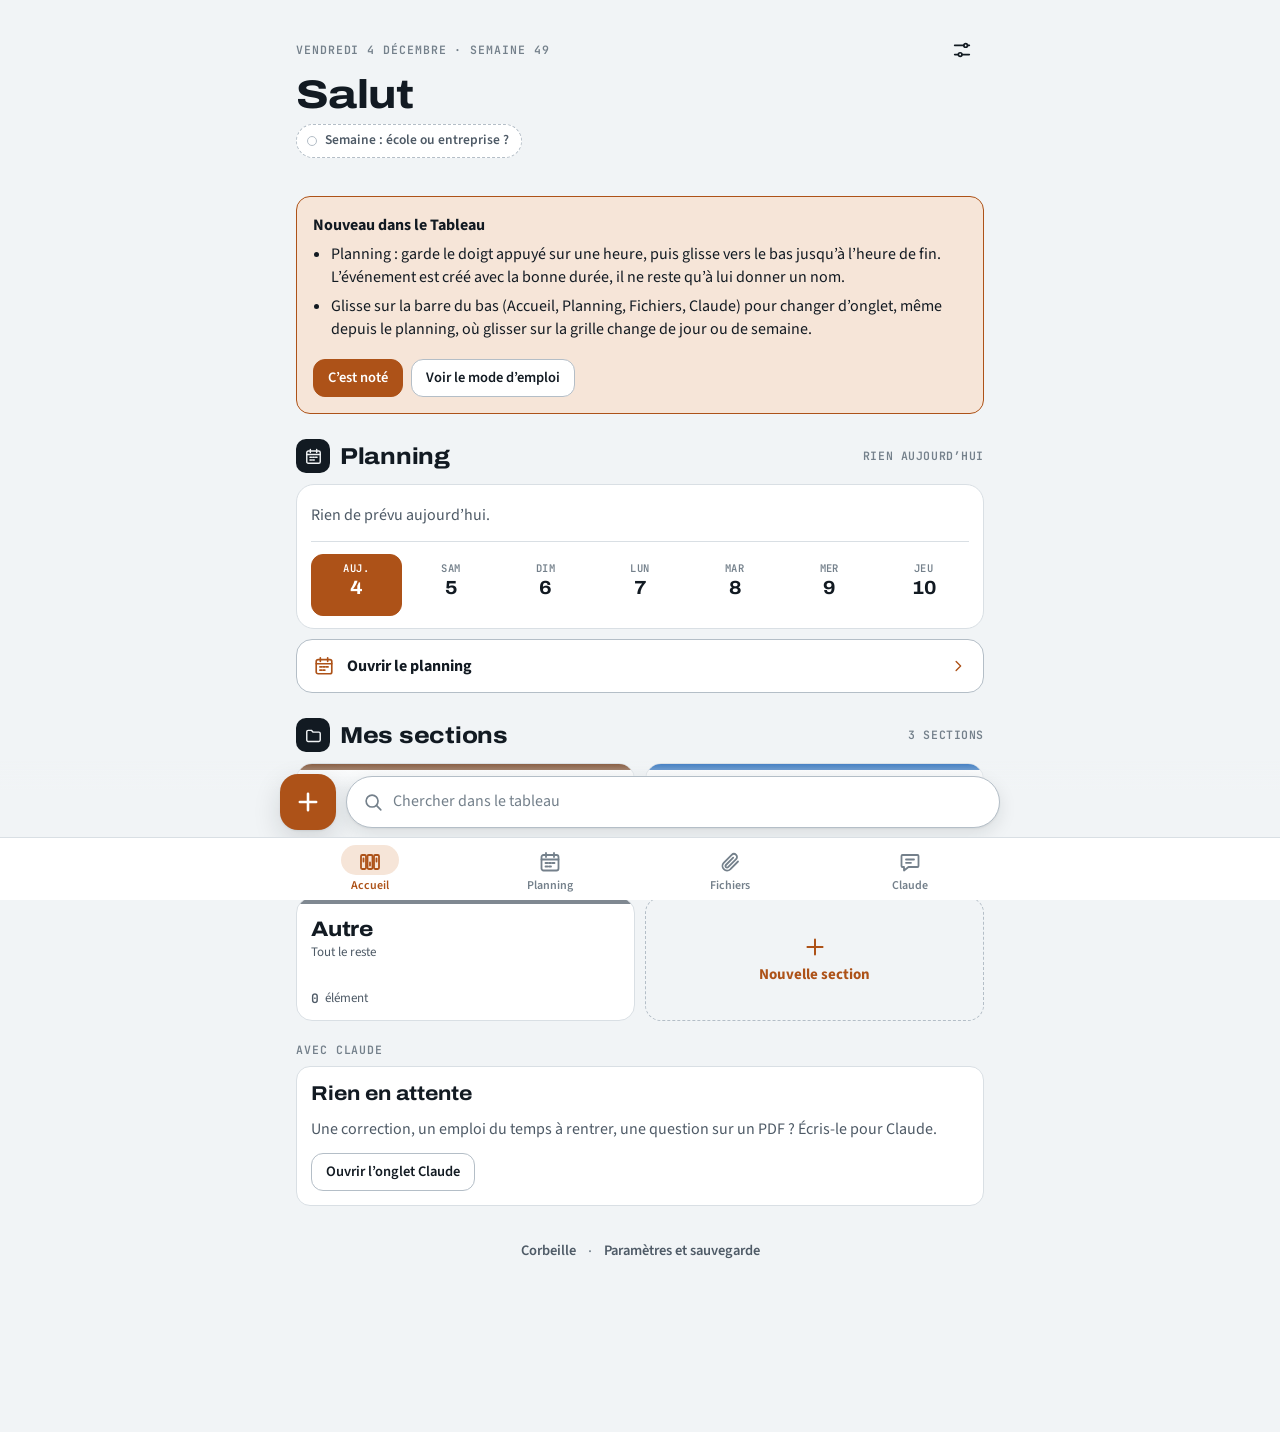
<file: app/assets/index.html>
<!doctype html>
<html lang="fr">
<head>
<meta charset="utf-8">
<meta name="viewport" content="width=device-width,initial-scale=1,viewport-fit=cover">
<title>Tableau</title>
<link rel="stylesheet" href="app.css">
</head>
<body>

<main id="view" class="wrap" tabindex="-1"></main>

<button id="fab" class="fab" type="button" data-act="fab" aria-label="Ajouter" hidden></button>
<div id="dock" class="dock" hidden></div>

<nav class="tabbar" aria-label="Navigation principale">
  <div class="tabbar-in">
    <span class="tab-pill" aria-hidden="true"></span>
    <button class="tab" type="button" data-tab="accueil"><span class="tab-ico" data-icon="tableau"></span><span>Accueil</span></button>
    <button class="tab" type="button" data-tab="planning"><span class="tab-ico" data-icon="agenda"></span><span>Planning</span></button>
    <button class="tab" type="button" data-tab="fichiers"><span class="tab-ico" data-icon="trombone"></span><span>Fichiers</span></button>
    <button class="tab" type="button" data-tab="claude"><span class="tab-ico" data-icon="claude"></span><span>Claude</span><b class="tab-badge" id="claude-badge" hidden></b></button>
  </div>
</nav>

<div id="sheet" class="sheet-wrap" hidden><div class="sheet" id="sheet-in" role="dialog" aria-modal="true"></div></div>
<div id="viewer" class="viewer" role="dialog" aria-modal="true" hidden></div>
<div id="toast" class="toast" hidden><div class="toast-in" role="status" aria-live="polite"><span id="toast-msg"></span><button type="button" id="toast-act" class="toast-act" hidden></button></div></div>

<script src="seed.js"></script>
<script src="pack.js"></script>
<script src="js/base.js"></script>
<script src="js/donnees.js"></script>
<script src="js/propositions.js"></script>
<script src="js/maj.js"></script>
<script src="js/vues.js"></script>
<script src="js/planning.js"></script>
<script src="js/feuilles.js"></script>
<script src="js/app.js"></script>
</body>
</html>
</file>
<file: app/assets/app.css>
@font-face{font-family:"Archivo";font-style:normal;font-display:swap;font-weight:100 900;font-stretch:62% 125%;src:url(fonts/archivo-latin-wdth-normal.woff2) format("woff2")}
@font-face{font-family:"Source Sans 3";font-style:normal;font-display:swap;font-weight:200 900;src:url(fonts/source-sans-3-latin-wght-normal.woff2) format("woff2")}
@font-face{font-family:"JetBrains Mono";font-style:normal;font-display:swap;font-weight:500;src:url(fonts/jetbrains-mono-latin-500-normal.woff2) format("woff2")}
@font-face{font-family:"JetBrains Mono";font-style:normal;font-display:swap;font-weight:600;src:url(fonts/jetbrains-mono-latin-600-normal.woff2) format("woff2")}

/* Layout : un tableau électrique. Les sections sont des départs sur un jeu de barres ; les couleurs
   de catégorie sont celles des conducteurs ; le planning est une grille horaire. */
:root{
  --paper:#F1F4F6;
  --paper-2:#E7EBEE;
  --sheet:#FFFFFF;
  --ink:#121A22;
  --ink-2:#4E5A66;
  --ink-3:#74808B;
  --rule:#D9DFE4;
  --rule-strong:#B4BEC7;
  --copper:#AD5218;
  --copper-strong:#8F420F;
  --copper-on:#FFFFFF;
  --copper-wash:#F6E5D8;
  --today-col:#FBF3EC;
  --ok:#2A7548;
  --ok-wash:#DDEFE4;
  --late:#B3301F;
  --late-wash:#F7E0DC;
  --w-marron:#7A4A2B; --w-marron-w:#EFE5DE;
  --w-noir:#1C1E21;   --w-noir-w:#E2E5E9;
  --w-gris:#7F8891;   --w-gris-w:#ECEFF2;
  --w-bleu:#2D70BC;   --w-bleu-w:#E0EBF7;
  --w-vert:#2F8A34;   --w-vert-w:#E0F0E1;
  --w-jaune:#E3C11E;
  --w-violet:#7B4FB0; --w-violet-w:#EEE6F7;
  --w-rouge:#C0392B;  --w-rouge-w:#F8E2DF;
  --s-ecole:#2D70BC;
  --s-entreprise:#AD5218;
  --s-conges:#2A7548;
  --s-examens:#7B4FB0;
  --badge-bg:rgba(18,26,34,.78);
  --badge-fg:#FFFFFF;
  --vw-bg:#0B0F13; --vw-fg:#EEF2F5; --vw-fg2:#9AA6B1; --vw-rule:#222B33;
  --scrim:rgba(18,26,34,.45);
  --shadow:0 1px 2px rgba(18,26,34,.08),0 10px 28px rgba(18,26,34,.14);
  --f-display:"Archivo","Arial Narrow",system-ui,sans-serif;
  --f-body:"Source Sans 3","Segoe UI",system-ui,-apple-system,sans-serif;
  --f-mono:"JetBrains Mono",ui-monospace,SFMono-Regular,Menlo,monospace;
  --tab-h:62px;
  --dock-h:70px;
  --lift:0 1px 2px rgba(18,26,34,.06),0 6px 18px rgba(18,26,34,.10);
  color-scheme:light;
}
@media (prefers-color-scheme: dark){
  :root:not([data-theme="light"]){
    --paper:#0D1319;--paper-2:#111920;--sheet:#151D25;--ink:#E5EAEF;--ink-2:#A0ACB7;--ink-3:#7A8894;--rule:#25303A;--rule-strong:#3A4854;
    --copper:#E38B4E;--copper-strong:#F0A26C;--copper-on:#1C0E04;--copper-wash:#3A2418;--today-col:#1A1712;
    --ok:#62C58F;--ok-wash:#15301F;--late:#F17E6F;--late-wash:#3D1D18;
    --w-marron:#B07A52;--w-marron-w:#2E241D;--w-noir:#C9D0D7;--w-noir-w:#262D35;--w-gris:#9AA2AA;--w-gris-w:#232A31;
    --w-bleu:#5E9EE3;--w-bleu-w:#172739;--w-vert:#56B95B;--w-vert-w:#16301A;--w-jaune:#E8CB38;
    --w-violet:#A887D6;--w-violet-w:#2A2238;--w-rouge:#EE7B6E;--w-rouge-w:#3A1F1C;
    --s-ecole:#5E9EE3;--s-entreprise:#E38B4E;--s-conges:#62C58F;--s-examens:#A887D6;
    --badge-bg:rgba(0,0,0,.72);
    --scrim:rgba(0,0,0,.6);--shadow:0 1px 2px rgba(0,0,0,.5),0 10px 28px rgba(0,0,0,.5);
    color-scheme:dark;
  }
}
:root[data-theme="dark"]{
  --paper:#0D1319;--paper-2:#111920;--sheet:#151D25;--ink:#E5EAEF;--ink-2:#A0ACB7;--ink-3:#7A8894;--rule:#25303A;--rule-strong:#3A4854;
  --copper:#E38B4E;--copper-strong:#F0A26C;--copper-on:#1C0E04;--copper-wash:#3A2418;--today-col:#1A1712;
  --ok:#62C58F;--ok-wash:#15301F;--late:#F17E6F;--late-wash:#3D1D18;
  --w-marron:#B07A52;--w-marron-w:#2E241D;--w-noir:#C9D0D7;--w-noir-w:#262D35;--w-gris:#9AA2AA;--w-gris-w:#232A31;
  --w-bleu:#5E9EE3;--w-bleu-w:#172739;--w-vert:#56B95B;--w-vert-w:#16301A;--w-jaune:#E8CB38;
  --w-violet:#A887D6;--w-violet-w:#2A2238;--w-rouge:#EE7B6E;--w-rouge-w:#3A1F1C;
  --s-ecole:#5E9EE3;--s-entreprise:#E38B4E;--s-conges:#62C58F;--s-examens:#A887D6;
  --badge-bg:rgba(0,0,0,.72);
  --scrim:rgba(0,0,0,.6);--shadow:0 1px 2px rgba(0,0,0,.5),0 10px 28px rgba(0,0,0,.5);
  color-scheme:dark;
}

.c-marron{--c:var(--w-marron);--cw:var(--w-marron-w)}
.c-noir{--c:var(--w-noir);--cw:var(--w-noir-w)}
.c-gris{--c:var(--w-gris);--cw:var(--w-gris-w)}
.c-bleu{--c:var(--w-bleu);--cw:var(--w-bleu-w)}
.c-vertjaune{--c:var(--w-vert);--cw:var(--w-vert-w)}
.c-violet{--c:var(--w-violet);--cw:var(--w-violet-w)}
.c-rouge{--c:var(--w-rouge);--cw:var(--w-rouge-w)}
.s-ecole{--sc:var(--s-ecole)}
.s-entreprise{--sc:var(--s-entreprise)}
.s-conges{--sc:var(--s-conges)}
.s-examens{--sc:var(--s-examens)}

[hidden]{display:none!important}
*,*::before,*::after{box-sizing:border-box}
html{height:100%}
body{min-height:100%;margin:0;background:var(--paper);color:var(--ink);font:400 16px/1.5 var(--f-body);-webkit-font-smoothing:antialiased;-webkit-tap-highlight-color:transparent;touch-action:pan-y}
img{max-width:100%}
html.locked,html.locked body{overflow:hidden}
button{font:inherit;color:inherit;cursor:pointer}
button:disabled{cursor:default;opacity:.55}
:focus-visible{outline:2px solid var(--copper);outline-offset:2px;border-radius:6px}
.ico{width:22px;height:22px;flex:none}
.chev{width:18px;height:18px}

.wrap{max-width:720px;margin:0 auto;padding-left:max(16px,env(safe-area-inset-left,0px));padding-right:max(16px,env(safe-area-inset-right,0px));padding-block:14px calc(var(--tab-h) + 104px + env(safe-area-inset-bottom,0px))}
.wrap:focus{outline:none}

/* typographie */
.eyebrow{margin:0;font:600 11.5px/1.3 var(--f-mono);letter-spacing:.08em;text-transform:uppercase;color:var(--ink-3)}
.h1{margin:0;font-family:var(--f-display);font-stretch:118%;font-weight:760;font-size:clamp(30px,8vw,40px);line-height:1.04;letter-spacing:-.015em;text-wrap:balance;overflow-wrap:anywhere}
.h1-item{font-size:clamp(26px,6.6vw,34px)}
.h1.struck{text-decoration:line-through;text-decoration-thickness:2px;color:var(--ink-2)}
.muted{color:var(--ink-2)}
.lede{margin:0;color:var(--ink-2);max-width:60ch}
.quiet{margin:0;color:var(--ink-2)}
.page-info{margin:0;font:500 13px/1.35 var(--f-mono);letter-spacing:.02em;color:var(--ink-2)}
.kind{color:var(--copper)}
.num{font-variant-numeric:tabular-nums}

/* accueil */
.home-head{display:flex;flex-direction:column;align-items:flex-start;gap:8px;padding-block:14px 16px}
.home-top{display:flex;align-items:center;justify-content:space-between;gap:8px;width:100%;margin-bottom:-6px}
.search{position:relative}
.search input[type=search]{width:100%;min-width:0;font:400 16px/1.3 var(--f-body);color:var(--ink);background:var(--sheet);border:1px solid var(--rule);border-radius:12px;padding:12px 14px 12px 42px;-webkit-appearance:none;appearance:none}
.search input::placeholder{color:var(--ink-3)}
.search-ico{position:absolute;left:12px;top:50%;transform:translateY(-50%);display:flex;color:var(--ink-3);pointer-events:none}
.block{display:flex;flex-direction:column;gap:8px;padding-block:22px 0}
.block-head{display:flex;align-items:baseline;justify-content:space-between;gap:12px}
.link{background:none;border:0;padding:6px 0;font:600 14.5px/1.2 var(--f-body);color:var(--copper);text-align:left}
.link.danger{color:var(--late)}
.muted-link{color:var(--ink-2)}
.foot{display:flex;flex-wrap:wrap;justify-content:center;align-items:center;gap:6px 12px;padding-top:30px;color:var(--ink-3)}

.chip-sem{display:inline-flex;align-items:center;gap:8px;min-height:34px;padding:5px 12px 5px 10px;border-radius:999px;border:1px solid var(--rule-strong);background:var(--sheet);font:600 13.5px/1.1 var(--f-body);color:var(--ink)}
.chip-sem i{width:10px;height:10px;border-radius:50%;background:var(--sc,transparent);border:1.5px solid var(--sc,var(--rule-strong))}
.chip-sem.vide{color:var(--ink-2);border-style:dashed}

/* accueil : deux parties bien séparées, Planning puis Mes sections */
.zone{display:flex;flex-direction:column;gap:10px;padding-top:24px}
.zone-head{display:flex;align-items:center;gap:10px;min-height:36px}
.zone-ico{flex:none;width:34px;height:34px;display:grid;place-items:center;border-radius:10px;background:var(--ink);color:var(--paper)}
.zone-ico .ico{width:19px;height:19px}
.zone-title{margin:0;font-family:var(--f-display);font-stretch:112%;font-weight:760;font-size:23px;line-height:1.1;letter-spacing:-.012em}
.zone-sub{margin-left:auto;font:600 11.5px/1.2 var(--f-mono);letter-spacing:.05em;text-transform:uppercase;color:var(--ink-3);text-align:right}
.zone-card{display:flex;flex-direction:column;padding:10px 14px 12px;border-radius:18px;background:var(--sheet);border:1px solid var(--rule)}
.zone-cta{display:flex;align-items:center;gap:12px;width:100%;min-height:54px;padding:0 16px;border-radius:16px;border:1px solid var(--rule-strong);background:var(--sheet);font:700 16px/1.2 var(--f-body);color:var(--ink);text-align:left}
.zone-cta>span{flex:1}
.zone-cta .ico{color:var(--copper)}
.auj-vide{display:flex;flex-direction:column;gap:4px;padding:8px 0 4px}
.auj-vide p{margin:0}
.now{position:relative;display:grid;grid-template-columns:auto minmax(0,1fr);grid-template-rows:auto auto;column-gap:14px;row-gap:2px;align-items:baseline;width:100%;margin:2px 0 6px;padding:12px 14px 12px 18px;border:0;border-radius:14px;background:var(--cw,var(--paper-2));text-align:left;overflow:hidden}
.now::before{content:"";position:absolute;left:0;top:0;bottom:0;width:5px;background:var(--c,var(--copper))}
.now.c-vertjaune::before{background:repeating-linear-gradient(180deg,var(--w-vert) 0 6px,var(--w-jaune) 6px 12px)}
.now-time{grid-row:1/3;align-self:center;min-width:62px;font-family:var(--f-display);font-stretch:108%;font-weight:760;font-size:25px;line-height:1;font-variant-numeric:tabular-nums;color:var(--ink)}
.now-time small{display:block;margin-top:5px;font:600 11px/1 var(--f-mono);letter-spacing:.04em;color:var(--ink-2);text-transform:uppercase}
.now-title{display:flex;align-items:center;gap:7px;font:700 18px/1.25 var(--f-body);color:var(--ink);overflow-wrap:anywhere}
.now-meta{font-size:14px;line-height:1.35;color:var(--ink-2);overflow-wrap:anywhere}
.now-rel{display:inline-flex;align-self:flex-start;margin-top:5px;padding:2px 8px;border-radius:6px;background:var(--sheet);color:var(--copper);font:600 12.5px/1.3 var(--f-body)}
.now.trajet{background:repeating-linear-gradient(135deg,var(--paper-2) 0 9px,var(--sheet) 9px 18px);box-shadow:inset 0 0 0 1px var(--rule)}
.now.trajet::before{background:var(--ink-2)}
.now-title .ico,.row-title .ico{width:17px;height:17px;flex:none;color:var(--ink-2)}
.tl{display:flex;flex-direction:column}
.tl-row{display:grid;grid-template-columns:52px 10px minmax(0,1fr);align-items:center;gap:8px;width:100%;padding:9px 0;background:none;border:0;border-bottom:1px solid var(--rule);text-align:left}
.tl-row:last-child{border-bottom:0}
.tl-row.passe{opacity:.55}
.tl-row.trajet .row-title{display:flex;align-items:center;gap:6px;font-weight:600;color:var(--ink-2)}
.tl-row.trajet .tl-dot{background:none;border:1.5px dashed var(--ink-3)}
.tl-time{font:600 13px/1.2 var(--f-mono);font-variant-numeric:tabular-nums;color:var(--ink-2)}
.tl-dot{width:9px;height:9px;border-radius:50%;background:var(--c,var(--rule-strong))}
.tl-dot.c-vertjaune{background:repeating-linear-gradient(135deg,var(--w-vert) 0 2px,var(--w-jaune) 2px 4px)}
.taches-jour{padding-top:8px}
.wk7{display:grid;grid-template-columns:repeat(7,minmax(0,1fr));gap:4px;margin-top:10px;padding-top:12px;border-top:1px solid var(--rule)}
.wk7-j{display:flex;flex-direction:column;align-items:center;gap:4px;min-height:62px;padding:8px 0 7px;border-radius:12px;border:1.5px solid transparent;background:none}
.wk7-wd{font:600 10.5px/1 var(--f-mono);letter-spacing:.04em;text-transform:uppercase;color:var(--ink-3)}
.wk7-n{font-family:var(--f-display);font-stretch:108%;font-weight:720;font-size:19px;line-height:1;font-variant-numeric:tabular-nums;color:var(--ink)}
.wk7-j.auj{background:var(--copper);border-color:var(--copper)}
.wk7-j.auj .wk7-wd,.wk7-j.auj .wk7-n{color:var(--copper-on)}
.wk7-j.auj .sd-dots i{box-shadow:0 0 0 1.5px var(--copper-on)}
.sec-grid{display:grid;grid-template-columns:repeat(2,minmax(0,1fr));gap:10px}
.sec{position:relative;display:flex;flex-direction:column;align-items:flex-start;gap:3px;min-width:0;min-height:124px;padding:20px 14px 12px;border-radius:16px;border:1px solid var(--rule);background:var(--sheet);text-align:left;overflow:hidden}
.sec-fil{position:absolute;left:0;right:0;top:0;height:6px;background:var(--c)}
.sec.c-vertjaune .sec-fil{background:repeating-linear-gradient(135deg,var(--w-vert) 0 6px,var(--w-jaune) 6px 12px)}
.sec-t{font-family:var(--f-display);font-stretch:112%;font-weight:760;font-size:21px;line-height:1.1;letter-spacing:-.01em;color:var(--ink);overflow-wrap:anywhere}
.sec-i,.sec-s{display:-webkit-box;-webkit-line-clamp:2;-webkit-box-orient:vertical;overflow:hidden;font-size:13px;line-height:1.3;color:var(--ink-2)}
.sec-s{color:var(--ink-3)}
.sec-n{display:flex;align-items:center;gap:6px;margin-top:auto;padding-top:8px;font-size:13px;color:var(--ink-2)}
.sec-new{align-items:center;justify-content:center;gap:6px;border:1.5px dashed var(--rule-strong);background:none;color:var(--copper);font:700 15px/1.2 var(--f-body);padding:12px}
.sec-new .ico{width:26px;height:26px}
.carte-liste{padding:0 14px;border-radius:16px;background:var(--sheet);border:1px solid var(--rule)}
.btn.bas{width:100%;min-height:46px;background:none;border:1px solid var(--rule-strong);color:var(--ink)}
.prop-card{gap:0;padding:2px 4px 2px 14px}
.prop-row{display:flex;align-items:center;gap:10px;min-height:64px;padding:6px 0;border-bottom:1px solid var(--rule)}
.prop-row:last-child{border-bottom:0}
.prop-dot{flex:none;width:10px;height:10px;border-radius:50%;background:var(--c)}
.icon-btn.sm{width:38px;height:38px;color:var(--ink-3)}
.icon-btn.sm .ico{width:18px;height:18px}

/* lignes et jeu de barres */
.bus,.list{display:flex;flex-direction:column}
.row{position:relative;display:flex;align-items:center;gap:10px;min-height:56px}
.bus>.row{padding-left:28px}
.bus>.row::before{content:"";position:absolute;left:9px;top:0;bottom:0;width:2px;background:var(--rule-strong)}
.bus>.row:last-child::before{bottom:50%}
.bus>.row::after{content:"";position:absolute;left:11px;top:50%;width:15px;height:2px;margin-top:-1px;background:var(--rule-strong)}
.borne{position:absolute;left:5px;top:50%;width:10px;height:10px;margin-top:-5px;border-radius:50%;background:var(--paper);border:2px solid var(--rule-strong);z-index:1}
.borne.c-marron,.borne.c-noir,.borne.c-gris,.borne.c-bleu,.borne.c-violet,.borne.c-rouge{background:var(--c);border-color:var(--c)}
.borne.c-vertjaune{background:repeating-linear-gradient(135deg,var(--w-vert) 0 3px,var(--w-jaune) 3px 6px);border-color:var(--w-vert)}
.glyph{flex:none;width:26px;height:26px;display:grid;place-items:center;color:var(--ink-2)}
.glyph.c-marron,.glyph.c-noir,.glyph.c-gris,.glyph.c-bleu,.glyph.c-vertjaune,.glyph.c-violet,.glyph.c-rouge{color:var(--c)}
.check{flex:none;width:26px;height:26px;padding:0;border-radius:50%;border:2px solid var(--rule-strong);background:var(--sheet);display:grid;place-items:center;color:transparent}
.check .ico{width:16px;height:16px;stroke-width:2.6}
.check.on{background:var(--ok);border-color:var(--ok);color:var(--sheet)}
.row-link{flex:1;min-width:0;display:flex;align-items:center;gap:10px;padding:12px 0;background:none;border:0;border-bottom:1px solid var(--rule);text-align:left}
.bus>.row:last-child>.row-link,.list>.row:last-child>.row-link{border-bottom:0}
.row-main{flex:1;min-width:0;display:flex;flex-direction:column;gap:2px}
.row-title{font:600 16.5px/1.3 var(--f-body);color:var(--ink);overflow-wrap:anywhere}
.row-meta{font-size:14px;line-height:1.35;color:var(--ink-2);overflow-wrap:anywhere}
.row-path{font-size:13px;line-height:1.35;color:var(--ink-3);overflow-wrap:anywhere}
.row-side{flex:none;display:flex;align-items:center;gap:8px;color:var(--ink-3)}
.row-side .ico{width:17px;height:17px}
.count{font:600 13px/1 var(--f-mono);font-variant-numeric:tabular-nums}
.is-done .row-title{text-decoration:line-through;text-decoration-thickness:1.5px;color:var(--ink-3)}
.bus>.depart{padding-left:30px;align-items:flex-start}
.bus>.depart::after{top:26px}
.bus>.depart:last-child::before{bottom:auto;height:26px}
.depart>.borne{top:26px;left:3px;width:14px;height:14px;margin-top:-7px}
.depart-body{flex:1;min-width:0;padding-bottom:14px;border-bottom:1px solid var(--rule)}
.bus>.depart:last-child .depart-body{border-bottom:0}
.depart .row-link{width:100%;align-items:flex-start;border-bottom:0;padding-block:12px 8px}
.depart .row-side{padding-top:3px}
.depart-title{font-family:var(--f-display);font-stretch:112%;font-weight:720;font-size:22px;line-height:1.1;letter-spacing:-.01em;color:var(--ink);overflow-wrap:anywhere}
.chips{display:flex;flex-wrap:wrap;gap:6px}
.chip{display:inline-flex;align-items:center;gap:6px;min-height:34px;max-width:100%;padding:6px 12px;border-radius:999px;border:1px solid var(--rule-strong);background:var(--sheet);font:600 14px/1.15 var(--f-body);color:var(--ink);text-align:left;overflow-wrap:anywhere}
.chip.sm{min-height:28px;padding:4px 10px;font-size:13px}
.chip[aria-pressed="true"]{background:var(--ink);border-color:var(--ink);color:var(--paper)}
.chips.scroll{flex-wrap:nowrap;overflow-x:auto;padding-bottom:2px;scrollbar-width:none}
.chips.scroll::-webkit-scrollbar{display:none}
.chips.scroll .chip{flex:none}

.pill{display:inline-flex;align-items:center;gap:4px;padding:3px 8px;border-radius:6px;font:600 12px/1.2 var(--f-body);white-space:nowrap}
.pill.late{background:var(--late-wash);color:var(--late)}
.pill.ok{background:var(--ok-wash);color:var(--ok)}
.pill.cu{background:var(--copper-wash);color:var(--copper)}
.pill .ico{width:13px;height:13px}
.tag-claude{display:inline-flex;align-items:center;padding:3px 6px;border-radius:6px;background:var(--copper-wash);color:var(--copper);font:600 10.5px/1.2 var(--f-mono);letter-spacing:.06em;text-transform:uppercase;white-space:nowrap}
.badges{display:flex;flex-wrap:wrap;gap:6px}
.badges:empty{display:none}

/* liste à venir */
.ag-list{display:flex;flex-direction:column}
.ag{display:grid;grid-template-columns:48px minmax(0,1fr) auto;align-items:center;gap:12px;width:100%;padding:10px 0;background:none;border:0;border-bottom:1px solid var(--rule);text-align:left}
.ag:last-child{border-bottom:0}
.ag-day{display:flex;flex-direction:column;align-items:center;justify-content:center;gap:2px;height:48px;border-radius:10px;background:var(--sheet);border:1px solid var(--rule)}
.ag-wd{font:600 10.5px/1 var(--f-mono);letter-spacing:.06em;text-transform:uppercase;color:var(--ink-3)}
.ag-dn{font-family:var(--f-display);font-stretch:110%;font-weight:720;font-size:19px;line-height:1;font-variant-numeric:tabular-nums;color:var(--ink)}
.ag.is-today .ag-day{background:var(--copper);border-color:var(--copper)}
.ag.is-today .ag-wd,.ag.is-today .ag-dn{color:var(--copper-on)}
.ag.is-late .ag-day{border-color:var(--late)}
.week-head{display:flex;justify-content:space-between;align-items:center;gap:8px;padding-bottom:6px;border-bottom:2px solid var(--ink)}
.week-head.late{border-bottom-color:var(--late)}
.week-head.late .eyebrow{color:var(--late)}
.week-type{display:inline-flex;align-items:center;gap:6px;font:600 12.5px/1 var(--f-body);color:var(--ink-2)}
.week-type i{width:8px;height:8px;border-radius:50%;background:var(--sc)}

/* barre du haut */
.bar{position:sticky;top:0;z-index:20;display:flex;align-items:center;gap:4px;margin-top:-14px;padding-block:6px;background:var(--paper)}
.back{flex:1;min-width:0;display:flex;align-items:center;gap:2px;min-height:44px;margin-left:-8px;padding:0 8px 0 2px;background:none;border:0;color:var(--copper);font:600 15.5px/1.2 var(--f-body);text-align:left}
.back span{white-space:nowrap;overflow:hidden;text-overflow:ellipsis}
.icon-btn{flex:none;width:44px;height:44px;display:grid;place-items:center;border-radius:12px;background:none;border:0;color:var(--ink)}
.bar .icon-btn:last-child{margin-right:-8px}
.page-head{display:flex;flex-direction:column;gap:8px;padding-block:8px 16px}
.page-head.top{padding-block:18px 10px}
.crumbs{display:flex;flex-wrap:wrap;align-items:center;gap:2px 5px;font-size:13.5px;color:var(--ink-3)}
.crumbs button{padding:2px 0;background:none;border:0;font:inherit;color:var(--ink-2)}

/* contenu rédigé */
.prose{max-width:65ch;font-size:16.5px;line-height:1.6;color:var(--ink);overflow-wrap:anywhere}
.prose p{margin:0 0 .75em}
.prose h3{margin:1.2em 0 .4em;font-family:var(--f-display);font-stretch:108%;font-weight:700;font-size:18px;line-height:1.25}
.prose h3:first-child{margin-top:0}
.prose ul{margin:0 0 .75em;padding-left:1.25em}
.prose li{margin:.2em 0}
.prose .md-check{list-style:none;margin-left:-1.25em;display:flex;gap:10px;align-items:flex-start}
.md-box{flex:none;width:22px;height:22px;margin-top:2px;padding:0;border:2px solid var(--rule-strong);border-radius:6px;background:var(--sheet)}
.md-check.done .md-box{background:var(--ok);border-color:var(--ok);background-image:url("data:image/svg+xml,%3Csvg xmlns='http://www.w3.org/2000/svg' viewBox='0 0 24 24'%3E%3Cpath d='M6 12.5l4 4 8-9' fill='none' stroke='white' stroke-width='3' stroke-linecap='round' stroke-linejoin='round'/%3E%3C/svg%3E");background-size:16px;background-position:center;background-repeat:no-repeat}
.md-check.done>span{color:var(--ink-2);text-decoration:line-through}
.prose a{color:var(--copper);text-decoration-thickness:1px;text-underline-offset:2px}
.prose code{font-family:var(--f-mono);font-size:.86em;padding:.05em .35em;border-radius:5px;background:var(--sheet);border:1px solid var(--rule)}
.intro{margin-bottom:12px;padding:12px 14px;border-radius:12px;background:var(--sheet);border:1px solid var(--rule);font-size:15px;color:var(--ink-2)}
.intro p:last-child,.intro ul:last-child{margin-bottom:0}

.facts{margin:0 0 18px;display:flex;flex-wrap:wrap;gap:1px;background:var(--rule);border:1px solid var(--rule);border-radius:12px;overflow:hidden}
.facts div{flex:1 1 140px;display:flex;flex-direction:column;gap:2px;padding:10px 12px;background:var(--sheet);min-width:0}
.facts dt{font:600 11px/1.2 var(--f-mono);letter-spacing:.07em;text-transform:uppercase;color:var(--ink-3)}
.facts dd{margin:0;font:600 15.5px/1.3 var(--f-body);overflow-wrap:anywhere}
.facts dd .link{padding:2px 0;font-size:14px}
.actions{display:flex;flex-wrap:wrap;gap:8px;margin-top:20px}
.actions.tight{margin-top:2px}
.stamp{margin:18px 0 0;font-size:13px;color:var(--ink-3)}
.stamp.tight{margin:0}

/* boutons */
.btn{display:inline-flex;align-items:center;justify-content:center;gap:8px;min-height:44px;padding:0 16px;border-radius:12px;border:1px solid var(--rule-strong);background:var(--sheet);color:var(--ink);font:600 15px/1.1 var(--f-body);text-align:center}
.btn .ico{width:18px;height:18px}
.btn.primary{background:var(--copper);border-color:var(--copper);color:var(--copper-on)}
.btn.ghost{background:none;border-color:transparent;color:var(--copper);padding:0 4px}
.btn.danger{background:none;border-color:var(--late);color:var(--late)}
.btn.sm{min-height:38px;padding:0 14px;font-size:14.5px}
.btn.wide{width:100%}
.btn:active{transform:translateY(1px)}

.card{display:flex;flex-direction:column;gap:12px;padding:14px;border-radius:14px;background:var(--sheet);border:1px solid var(--rule)}
.card p{margin:0}
.card-title{font-family:var(--f-display);font-stretch:112%;font-weight:720;font-size:20px;line-height:1.2}
.empty{display:flex;flex-direction:column;align-items:flex-start;gap:6px;padding:18px 16px;border:1.5px dashed var(--rule-strong);border-radius:14px}
.empty p{margin:0}
.empty .btn,.empty .btn-row{margin-top:6px}
.btn-row{display:flex;flex-wrap:wrap;gap:8px}
.notice{display:flex;flex-direction:column;gap:6px;padding:16px;border-radius:14px;background:var(--sheet);border:1px solid var(--rule)}
.notice p{margin:0}
.notice-title{font-weight:700}
.notice .btn,.notice .btn-row{align-self:flex-start;margin-top:6px}
.notice.chaud{border-color:var(--copper);background:var(--copper-wash)}
.banner{margin:12px 0 0;padding:8px 12px;border-radius:10px;background:var(--copper-wash);color:var(--copper);font-size:14px}

/* notes de matière */
.moy{display:flex;align-items:baseline;gap:6px;flex-wrap:wrap}
.moy-n{font-family:var(--f-display);font-stretch:112%;font-weight:760;font-size:32px;line-height:1;font-variant-numeric:tabular-nums}
.moy-n.ok{color:var(--ok)}
.moy-n.ko{color:var(--late)}
.moy-sur{color:var(--ink-2);font-weight:600}
.evals{display:flex;flex-direction:column}
.eval{display:grid;grid-template-columns:minmax(0,1fr) auto;align-items:baseline;gap:4px 10px;width:100%;padding:9px 0;background:none;border:0;border-top:1px solid var(--rule);text-align:left}
.eval-t{font:600 15px/1.3 var(--f-body);overflow-wrap:anywhere}
.eval-m{grid-column:1;font-size:13px;color:var(--ink-3)}
.eval-n{grid-row:1/3;grid-column:2;align-self:center;font:600 15px/1 var(--f-mono);font-variant-numeric:tabular-nums}

/* remarques */
.rem-list{list-style:none;margin:0;padding:0;display:flex;flex-direction:column}
.rem{display:flex;flex-direction:column;gap:8px;padding:14px 0;border-bottom:1px solid var(--rule)}
.rem:last-child{border-bottom:0}
.rem-text{margin:0;white-space:pre-wrap;overflow-wrap:anywhere}
.rem-meta{display:flex;flex-wrap:wrap;align-items:center;gap:6px 10px;font-size:13.5px;color:var(--ink-3)}
.rem-meta .link{margin-left:auto;padding:4px 0}
.rem-reply{display:flex;flex-direction:column;align-items:flex-start;gap:6px;padding:10px 12px;border-radius:10px;background:var(--copper-wash)}
.rem-reply p{margin:0;color:var(--ink);white-space:pre-wrap;overflow-wrap:anywhere}
.step-n{display:inline-grid;place-items:center;width:22px;height:22px;margin-right:6px;border-radius:50%;background:var(--ink);color:var(--paper);font:700 12px/1 var(--f-mono);letter-spacing:0}
.apercu{list-style:none;margin:0;padding:0;display:flex;flex-direction:column}
.apercu li{display:grid;grid-template-columns:96px minmax(0,1fr);gap:10px;padding:8px 0;border-bottom:1px solid var(--rule);font-size:15px}
.apercu li:last-child{border-bottom:0}
.apercu b{font:600 11px/1.6 var(--f-mono);letter-spacing:.06em;text-transform:uppercase;color:var(--ink-3)}
.apercu b.k-ajout{color:var(--ok)}
.apercu b.k-corbeille{color:var(--late)}
.apercu span{overflow-wrap:anywhere}

/* formulaires */
.field{display:flex;flex-direction:column;gap:6px;min-width:0;margin:0;padding:0;border:0}
.field>label,.lbl{padding:0;font:600 13.5px/1.2 var(--f-body);color:var(--ink-2)}
legend.lbl{margin-bottom:6px}
input[type=text],input[type=search],input[type=date],input[type=time],input[type=number],select,textarea{width:100%;min-width:0;font:400 16px/1.4 var(--f-body);color:var(--ink);background:var(--paper);border:1px solid var(--rule-strong);border-radius:10px;padding:10px 12px}
.card input[type=text],.card select,.card textarea{background:var(--paper)}
input[type=date],input[type=time]{min-height:46px}
textarea{min-height:110px;resize:vertical;line-height:1.5}
textarea.grand{min-height:200px}
textarea.code{min-height:90px;font:500 13px/1.45 var(--f-mono)}
.row2{display:grid;grid-template-columns:repeat(auto-fit,minmax(130px,1fr));gap:12px}
.row3{display:grid;grid-template-columns:repeat(3,minmax(0,1fr));gap:10px}
.err{margin:0;font-size:14px;font-weight:600;color:var(--late)}
.hint{margin:0;font-size:13px;line-height:1.4;color:var(--ink-3)}
.seg{display:grid;grid-template-columns:repeat(4,minmax(0,1fr));gap:4px;padding:4px;border-radius:12px;background:var(--paper-2);border:1px solid var(--rule)}
.seg.seg2{grid-template-columns:repeat(2,minmax(0,1fr))}
.seg.seg3{grid-template-columns:repeat(3,minmax(0,1fr))}
.seg label{position:relative;display:block}
.seg input{position:absolute;inset:0;width:100%;height:100%;margin:0;opacity:0;cursor:pointer}
.seg span,.seg>button{display:flex;align-items:center;justify-content:center;width:100%;min-height:38px;padding:0 2px;border-radius:9px;border:0;background:none;font:600 14px/1.1 var(--f-body);color:var(--ink-2);text-align:center}
.seg input:checked+span,.seg>button[aria-pressed="true"]{background:var(--sheet);color:var(--ink);box-shadow:0 0 0 1px var(--rule-strong)}
.seg input:focus-visible+span{outline:2px solid var(--copper);outline-offset:1px}
.wires{display:flex;flex-wrap:wrap;gap:8px}
.wires label{position:relative;display:flex;align-items:center;gap:8px;padding:8px 12px 8px 10px;border-radius:999px;border:1px solid var(--rule-strong);font:600 14px/1 var(--f-body);color:var(--ink-2)}
.wires input{position:absolute;inset:0;width:100%;height:100%;margin:0;opacity:0;cursor:pointer}
.wires input:checked~span:last-child{color:var(--ink)}
.wires input:checked+.wire{outline:2px solid var(--copper);outline-offset:2px}
.wire{width:22px;height:10px;border-radius:5px;background:var(--c);border:1px solid var(--c)}
.wire.c-vertjaune{background:repeating-linear-gradient(135deg,var(--w-vert) 0 3px,var(--w-jaune) 3px 6px)}
.switch{display:flex;align-items:center;justify-content:space-between;gap:12px;min-height:44px;font:600 15px/1.25 var(--f-body);color:var(--ink)}
.switch small{display:block;font-weight:400;font-size:13px;color:var(--ink-3)}
.switch input{-webkit-appearance:none;appearance:none;flex:none;position:relative;width:46px;height:28px;margin:0;border-radius:999px;background:var(--rule-strong);transition:background .15s}
.switch input::after{content:"";position:absolute;top:3px;left:3px;width:22px;height:22px;border-radius:50%;background:var(--sheet);box-shadow:0 1px 2px rgba(0,0,0,.25);transition:transform .15s}
.switch input:checked{background:var(--copper)}
.switch input:checked::after{transform:translateX(18px)}
.days{display:grid;grid-template-columns:repeat(7,minmax(0,1fr));gap:4px}
.days label{position:relative;display:block}
.days input{position:absolute;inset:0;width:100%;height:100%;margin:0;opacity:0;cursor:pointer}
.days span{display:grid;place-items:center;height:38px;border-radius:10px;border:1px solid var(--rule-strong);font:600 13px/1 var(--f-body);color:var(--ink-2)}
.days input:checked+span{background:var(--copper);border-color:var(--copper);color:var(--copper-on)}
.sub-fields{display:flex;flex-direction:column;gap:14px;padding:12px;border-radius:12px;background:var(--paper-2);border:1px solid var(--rule)}
.choix-list{display:flex;flex-direction:column;gap:6px}
.choix-list label{position:relative;display:flex;align-items:center;gap:12px;min-height:50px;padding:8px 14px;border-radius:12px;border:1px solid var(--rule);background:var(--paper);font:600 15.5px/1.2 var(--f-body)}
.choix-list input{position:absolute;inset:0;width:100%;height:100%;margin:0;opacity:0;cursor:pointer}
.choix-list label:has(input:checked){border-color:var(--copper);box-shadow:0 0 0 1px var(--copper)}
.choix-list i{width:14px;height:14px;border-radius:50%;background:var(--sc,transparent);border:2px solid var(--sc,var(--rule-strong))}
.choix-list label:has(input:disabled){opacity:.55}
.choix-list.coches label{padding-left:48px}
.choix-list.coches label::before{content:"";position:absolute;left:14px;top:50%;width:22px;height:22px;margin-top:-11px;border-radius:6px;border:2px solid var(--rule-strong);background:var(--sheet)}
.choix-list.coches label:has(input:checked)::before{background:var(--copper);border-color:var(--copper);background-image:url("data:image/svg+xml,%3Csvg xmlns='http://www.w3.org/2000/svg' viewBox='0 0 24 24'%3E%3Cpath d='M6 12.5l4 4 8-9' fill='none' stroke='white' stroke-width='3' stroke-linecap='round' stroke-linejoin='round'/%3E%3C/svg%3E");background-size:16px;background-position:center;background-repeat:no-repeat}
.prop-cours{position:relative;display:flex;gap:12px;align-items:flex-start;padding:12px 14px 12px 20px;border-radius:14px;background:var(--cw,var(--paper-2));overflow:hidden}
.prop-fil{position:absolute;left:0;top:0;bottom:0;width:5px;background:var(--c,var(--copper))}
.prop-cours.c-vertjaune .prop-fil{background:repeating-linear-gradient(180deg,var(--w-vert) 0 6px,var(--w-jaune) 6px 12px)}
.prop-t{margin:0;font:700 17px/1.25 var(--f-body);overflow-wrap:anywhere}
.prop-m{margin:3px 0 0;font-size:14px;line-height:1.35;color:var(--ink-2)}
.prop-c{display:flex;flex-direction:column;gap:2px}
.prop-c b{font:700 15px/1.2 var(--f-body);color:var(--ink)}
.prop-c span{font:500 14px/1.3 var(--f-body);color:var(--ink-2)}
.prop-liens{display:flex;flex-direction:column;align-items:flex-start;gap:0}

/* feuilles */
.sheet-wrap{position:fixed;inset:0;z-index:60;display:flex;align-items:flex-end;justify-content:center;padding-top:24px;background:var(--scrim)}
.sheet{width:100%;max-width:720px;max-height:100%;overflow:auto;overscroll-behavior:contain;border-radius:20px 20px 0 0;background:var(--sheet);box-shadow:var(--shadow);padding-left:max(16px,env(safe-area-inset-left,0px));padding-right:max(16px,env(safe-area-inset-right,0px));padding-block:0}
.sheet>:last-child:not(form):not(.sheet-actions),.sheet>form>:last-child:not(.sheet-actions){padding-bottom:calc(20px + env(safe-area-inset-bottom,0px))}
.sheet-head{position:sticky;top:0;z-index:2;display:flex;align-items:center;gap:8px;padding-block:16px 10px;background:var(--sheet);border-bottom:1px solid var(--rule)}
.sheet-head .grip{position:absolute;top:6px;left:50%;margin:0 0 0 -20px}
.sheet-title{flex:1;min-width:0;margin:0;font-family:var(--f-display);font-stretch:110%;font-weight:740;font-size:19px;line-height:1.2;text-align:left}
.sheet-x{margin-right:-10px;color:var(--ink-2)}
.sheet-body{display:flex;flex-direction:column;gap:18px;padding-block:16px 18px}
.sheet-actions{position:sticky;bottom:0;z-index:2;display:flex;gap:10px;margin:0 calc(-1 * max(16px,env(safe-area-inset-left,0px))) 0;padding:12px max(16px,env(safe-area-inset-right,0px)) calc(12px + env(safe-area-inset-bottom,0px)) max(16px,env(safe-area-inset-left,0px));background:var(--sheet);border-top:1px solid var(--rule)}
.sheet-actions .btn{min-height:52px;font-size:16px}
.sheet-actions .btn.primary,.sheet-actions .btn.danger{flex:1}
.sheet-actions .btn:only-child{flex:1}
html[data-main="droite"] .sheet-actions{flex-direction:row-reverse}
.sheet-foot{display:flex;flex-wrap:wrap;gap:8px;padding-top:14px;border-top:1px solid var(--rule)}
.sheet input[type=text],.sheet select,.sheet textarea,.sheet input[type=date],.sheet input[type=time],.sheet input[type=number]{background:var(--paper)}
.grip{display:block;width:40px;height:4px;margin:8px auto 0;border-radius:2px;background:var(--rule-strong)}
@media (prefers-reduced-motion:no-preference){
  .sheet{animation:rise .24s cubic-bezier(.2,.9,.25,1)}
  @keyframes rise{from{transform:translate3d(0,40%,0)}}
}
.add-grid{display:grid;grid-template-columns:repeat(3,minmax(0,1fr));gap:10px}
.add-tile{display:flex;flex-direction:column;align-items:center;justify-content:center;gap:8px;min-height:92px;padding:12px 6px;border-radius:14px;border:1px solid var(--rule);background:var(--paper);font:600 14.5px/1.15 var(--f-body);color:var(--ink);text-align:center}
.add-tile .ico{width:28px;height:28px;color:var(--copper)}

/* fichiers */
.fgrid{display:grid;grid-template-columns:repeat(auto-fill,minmax(100px,1fr));gap:12px 10px}
.ft{position:relative;display:flex;flex-direction:column;gap:6px;min-width:0;padding:0;border:0;background:none;text-align:left}
.ft-img{position:relative;display:grid;place-items:center;aspect-ratio:1;border-radius:10px;overflow:hidden;background:var(--sheet);border:1px solid var(--rule)}
.ft-img img{width:100%;height:100%;object-fit:cover}
.ft.pdf .ft-img img{object-position:top}
.ft-badge{position:absolute;left:6px;bottom:6px;padding:2px 6px;border-radius:5px;background:var(--badge-bg);color:var(--badge-fg);font:600 10.5px/1.35 var(--f-mono);letter-spacing:.03em}
.ft-ext{font-family:var(--f-display);font-stretch:110%;font-weight:720;font-size:17px;letter-spacing:.02em;color:var(--ink-2)}
.ft-nom{font-size:13px;line-height:1.3;color:var(--ink);white-space:nowrap;overflow:hidden;text-overflow:ellipsis}
.ft-check{position:absolute;top:6px;right:6px;width:24px;height:24px;border-radius:50%;background:var(--sheet);border:2px solid var(--rule-strong);display:grid;place-items:center;color:transparent}
.ft-check .ico{width:14px;height:14px;stroke-width:2.8}
.ft.sel .ft-img{box-shadow:0 0 0 3px var(--copper)}
.ft.sel .ft-check{background:var(--copper);border-color:var(--copper);color:var(--copper-on)}
.fstrip{display:flex;gap:10px;overflow-x:auto;padding-bottom:4px;scrollbar-width:none}
.fstrip::-webkit-scrollbar{display:none}
.fstrip .ft{flex:0 0 96px}
.fichiers-bloc{display:flex;flex-direction:column;gap:10px;margin-bottom:16px}
.fichiers-bloc .block-head{align-items:center}
.ajout-fichiers{display:flex;flex-wrap:wrap;gap:8px}

/* visionneuse */
.viewer{position:fixed;inset:0;z-index:50;display:flex;flex-direction:column;background:var(--vw-bg);color:var(--vw-fg)}
.vw-bar{display:flex;align-items:center;gap:6px;padding:6px 6px 6px 4px;padding-top:calc(6px + env(safe-area-inset-top,0px))}
.vw-bar .icon-btn{color:var(--vw-fg)}
.vw-title{flex:1;min-width:0;display:flex;flex-direction:column;gap:1px}
.vw-nom{font:600 15.5px/1.25 var(--f-body);white-space:nowrap;overflow:hidden;text-overflow:ellipsis}
.vw-sub{font-size:12.5px;color:var(--vw-fg2);white-space:nowrap;overflow:hidden;text-overflow:ellipsis}
.vw-body{flex:1;min-height:0;overflow:auto;display:flex;align-items:center;justify-content:center;overscroll-behavior:contain}
.vw-img{max-width:100%;max-height:100%;object-fit:contain}
.vw-body.zoomed{display:block}
.vw-body.zoomed .vw-img{max-width:none;max-height:none;width:250%}
.vw-body.pdf{display:block;padding:6px 10px 16px}
.vw-pages{display:flex;flex-direction:column;align-items:center;gap:10px}
.vw-page{display:block;width:100%;max-width:900px;height:auto;background:#FFFFFF;border-radius:2px}
.vw-body.zoomed .vw-page{width:200%;max-width:none}
.vw-autre{display:flex;flex-direction:column;align-items:center;gap:12px;padding:24px;text-align:center}
.vw-autre .ft-ext{font-size:30px;color:var(--vw-fg)}
.vw-autre p{margin:0;color:var(--vw-fg2)}
.vw-actions{display:grid;grid-template-columns:repeat(4,minmax(0,1fr));padding:4px 6px calc(6px + env(safe-area-inset-bottom,0px));border-top:1px solid var(--vw-rule)}
.vw-act{display:flex;flex-direction:column;align-items:center;gap:4px;padding:8px 0;background:none;border:0;color:var(--vw-fg);font:600 12px/1 var(--f-body)}
.vw-act .ico{width:22px;height:22px}

/* planning */
.pl-head{position:sticky;top:0;z-index:18;display:flex;flex-direction:column;gap:8px;margin-top:-14px;padding-block:10px 8px;background:var(--paper);border-bottom:1px solid var(--rule)}
.pl-top{display:flex;align-items:center;justify-content:space-between;gap:8px}
.pl-title{margin:0;min-width:0;font-family:var(--f-display);font-stretch:100%;font-weight:760;font-size:clamp(19px,5.6vw,24px);line-height:1.1;letter-spacing:-.01em;white-space:nowrap;overflow:hidden;text-overflow:ellipsis}
.pl-nav{display:flex;align-items:center;gap:0;flex:none}
.pl-nav .btn{margin-right:2px;padding:0 10px}
.pl-nav .icon-btn{width:40px}
.pl-body{padding-top:10px;min-height:60vh}
.pl-sub{display:flex;align-items:center;justify-content:space-between;flex-wrap:wrap;gap:8px;margin-bottom:10px}
.pl-daytitle{margin:14px 0 6px;font:700 16px/1.3 var(--f-body)}
.strip{display:grid;grid-template-columns:repeat(7,minmax(0,1fr));gap:4px}
.sd{display:flex;flex-direction:column;align-items:center;gap:4px;padding:8px 0 7px;border-radius:12px;border:1.5px solid transparent;background:none}
.sd-wd{font:600 10.5px/1 var(--f-mono);letter-spacing:.05em;text-transform:uppercase;color:var(--ink-3)}
.sd-n{font-family:var(--f-display);font-stretch:108%;font-weight:720;font-size:18px;line-height:1;font-variant-numeric:tabular-nums;color:var(--ink)}
.sd-dots{display:flex;gap:2px;height:5px}
.sd-dots i{width:5px;height:5px;border-radius:50%;background:var(--c)}
.sd.today{border-color:var(--copper)}
.sd.sel{background:var(--copper);border-color:var(--copper)}
.sd.sel .sd-wd,.sd.sel .sd-n{color:var(--copper-on)}
.sd.sel .sd-dots i{background:var(--copper-on)}
.allday{display:grid;grid-template-columns:34px repeat(var(--n),minmax(0,1fr));gap:0;margin-top:4px;border-top:1px solid var(--rule)}
.allday>span:first-child{font:600 9.5px/1.2 var(--f-mono);color:var(--ink-3);padding:6px 4px 0 0;text-align:right;text-transform:uppercase}
.ad-col{display:flex;flex-direction:column;gap:3px;padding:4px 2px;min-width:0;border-left:1px solid var(--rule)}
.ad-chip{display:flex;align-items:center;gap:4px;width:100%;min-width:0;padding:4px 6px;border-radius:6px;border:1px solid var(--c,var(--rule-strong));background:var(--cw,var(--sheet));font:600 12px/1.2 var(--f-body);color:var(--ink);text-align:left}
.ad-chip span{min-width:0;white-space:nowrap;overflow:hidden;text-overflow:ellipsis}
.ad-chip.fait span{text-decoration:line-through;color:var(--ink-3)}
.ad-chip .ico{width:13px;height:13px;flex:none;color:var(--c,var(--ink-2))}
.compact .ad-chip{padding:3px 4px;font-size:10.5px}
.compact .ad-chip .ico{display:none}
.wk-head{display:grid;grid-template-columns:34px repeat(var(--n),minmax(0,1fr));align-items:end}
.wk-day{display:flex;flex-direction:column;align-items:center;gap:3px;padding:4px 0 6px;background:none;border:0;border-radius:10px}
.wk-day.today .sd-n{display:grid;place-items:center;width:28px;height:28px;border-radius:50%;background:var(--copper);color:var(--copper-on)}
.tg{display:grid;grid-template-columns:34px minmax(0,1fr);margin-top:2px;padding-top:6px}
.tg-hours{position:relative;height:calc(var(--hh) * var(--rows))}
.tg-h{position:absolute;right:6px;transform:translateY(-50%);font:500 10.5px/1 var(--f-mono);color:var(--ink-3);white-space:nowrap}
.tg-cols{position:relative;display:grid;grid-template-columns:repeat(var(--n),minmax(0,1fr));height:calc(var(--hh) * var(--rows));border-left:1px solid var(--rule);border-bottom:1px solid var(--rule);background-image:repeating-linear-gradient(to bottom,var(--rule) 0,var(--rule) 1px,transparent 1px,transparent calc(var(--hh) / 2),var(--paper-2) calc(var(--hh) / 2),var(--paper-2) calc(var(--hh) / 2 + 1px),transparent calc(var(--hh) / 2 + 1px),transparent var(--hh))}
.tg-col{position:relative;min-width:0;border-right:1px solid var(--rule);cursor:pointer}
.tg-col:last-child{border-right:0}
.tg-col.today{background:var(--today-col)}
.tg-now{position:absolute;left:-1px;right:0;height:2px;background:var(--late);z-index:3;pointer-events:none}
.tg-now::before{content:"";position:absolute;left:-4px;top:-4px;width:10px;height:10px;border-radius:50%;background:var(--late)}
.ev{position:absolute;z-index:2;display:flex;flex-direction:column;gap:1px;overflow:hidden;padding:3px 5px;border-radius:6px;border:1px solid var(--c);background:var(--cw);color:var(--ink);text-align:left}
.ev-t{font:700 12.5px/1.2 var(--f-body);overflow-wrap:anywhere}
.ev-m{font-size:11.5px;line-height:1.25;color:var(--ink-2);overflow-wrap:anywhere}
.ev.etroit{padding:2px 3px;box-shadow:0 0 0 1px var(--sheet)}
.ev.etroit .ev-t{font-family:var(--f-display);font-stretch:70%;font-weight:650;font-size:11.5px;line-height:1.12;overflow-wrap:normal;word-break:normal;hyphens:auto}
.ev.etroit .ev-m{display:none}
.ev.court{flex-direction:row;align-items:center}
.ev.court .ev-t{white-space:nowrap;overflow:hidden;text-overflow:ellipsis}
.ev.passe{opacity:.55}
.ev.trajet{border:1px dashed var(--rule-strong);background:repeating-linear-gradient(135deg,var(--paper-2) 0 6px,var(--sheet) 6px 12px);color:var(--ink-2)}
.ev.trajet .ev-t{display:flex;align-items:center;gap:4px;font-weight:600;color:var(--ink-2)}
.ev.trajet .ico{width:14px;height:14px;flex:none}
.ev.trajet.etroit{align-items:center;justify-content:center;box-shadow:none}
/* créer en glissant : bloc qui suit le doigt */
.tg{-webkit-user-select:none;user-select:none;-webkit-touch-callout:none}
.ev-fantome{position:absolute;left:2px;right:2px;z-index:9;display:flex;flex-direction:column;gap:2px;overflow:hidden;padding:4px 6px;border-radius:7px;border:2px solid var(--copper);background:var(--copper-wash);color:var(--ink);font:700 12.5px/1.2 var(--f-body);font-variant-numeric:tabular-nums;box-shadow:var(--lift);pointer-events:none}
.ev-fantome small{font:600 11px/1.2 var(--f-mono);color:var(--copper)}
.ev-fantome.etroit{padding:3px 3px;font-size:11px;letter-spacing:-.01em}
.ev-fantome.etroit small{font-size:10px}
html.crea .tg-col{cursor:ns-resize}
html.crea .ev{opacity:.55}
@media (prefers-reduced-motion:no-preference){
  .ev-fantome{animation:fantome .16s cubic-bezier(.2,.9,.25,1)}
  @keyframes fantome{from{opacity:0;transform:scale(.94)}}
}
.mo{display:flex;flex-direction:column;border:1px solid var(--rule);border-radius:12px;overflow:hidden;background:var(--sheet)}
.mo-dow,.mo-row{display:grid;grid-template-columns:6px repeat(7,minmax(0,1fr))}
.mo-dow span{padding:8px 0 6px;font:600 10.5px/1 var(--f-mono);letter-spacing:.05em;text-align:center;color:var(--ink-3)}
.mo-row{border-top:1px solid var(--rule)}
.mo-alt{padding:0;border:0;background:var(--sc,var(--paper-2))}
.mo-cell{display:flex;flex-direction:column;align-items:stretch;gap:2px;min-width:0;min-height:72px;padding:4px 2px 4px 3px;border:0;border-left:1px solid var(--rule);background:none;text-align:left}
.mo-cell.out{background:var(--paper)}
.mo-cell.out .mo-n{color:var(--ink-3)}
.mo-n{display:grid;place-items:center;align-self:flex-start;width:22px;height:22px;font:600 12.5px/1 var(--f-body);font-variant-numeric:tabular-nums;color:var(--ink)}
.mo-cell.today .mo-n{border-radius:50%;background:var(--copper);color:var(--copper-on)}
.mo-ev{display:block;padding:1px 3px;border-radius:3px;background:var(--cw);border-left:0;font:600 10.5px/1.3 var(--f-body);color:var(--ink);white-space:nowrap;overflow:hidden;text-overflow:clip}
.mo-ev.tache{background:none;box-shadow:inset 0 0 0 1px var(--c)}
.mo-more{font:600 10px/1.2 var(--f-mono);color:var(--ink-3);padding-left:3px}
.legende{display:flex;flex-wrap:wrap;gap:6px 14px;margin-top:12px;font-size:13px;color:var(--ink-2)}
.legende span{display:inline-flex;align-items:center;gap:6px}
.legende i{width:10px;height:10px;border-radius:3px;background:var(--sc)}

/* onglets, bouton +, notification */
.tabbar{position:fixed;left:0;right:0;bottom:0;z-index:25;background:var(--sheet);border-top:1px solid var(--rule);padding-bottom:env(safe-area-inset-bottom,0px);padding-left:max(8px,env(safe-area-inset-left,0px));padding-right:max(8px,env(safe-area-inset-right,0px))}
.tabbar-in{max-width:720px;height:var(--tab-h);margin:0 auto;display:grid;grid-template-columns:repeat(4,minmax(0,1fr))}
.tab{position:relative;display:flex;flex-direction:column;align-items:center;justify-content:center;gap:3px;background:none;border:0;color:var(--ink-3);font:600 12px/1 var(--f-body)}
.tab .ico{width:24px;height:24px}
.tab[aria-current="page"]{color:var(--copper)}
.tab-ico{display:flex}
.tab-badge{position:absolute;top:7px;left:calc(50% + 7px);min-width:18px;height:18px;padding:0 5px;border-radius:9px;background:var(--copper);color:var(--copper-on);font:700 11px/18px var(--f-mono);text-align:center}
.fab{position:fixed;z-index:24;right:calc(max(16px,env(safe-area-inset-right,0px)) + 2px);bottom:calc(var(--tab-h) + env(safe-area-inset-bottom,0px) + 16px);width:58px;height:58px;display:grid;place-items:center;border-radius:18px;border:0;background:var(--copper);color:var(--copper-on);box-shadow:var(--shadow)}
.fab .ico{width:28px;height:28px;stroke-width:2.2}
html[data-main="gauche"] .fab{right:auto;left:calc(max(16px,env(safe-area-inset-left,0px)) + 2px)}
.dock{position:fixed;left:0;right:0;z-index:24;bottom:calc(var(--tab-h) + env(safe-area-inset-bottom,0px));padding:14px max(12px,env(safe-area-inset-right,0px)) 8px max(12px,env(safe-area-inset-left,0px));background:linear-gradient(to top,var(--paper) 62%,transparent);pointer-events:none}
.dock-in{max-width:720px;margin:0 auto;display:flex;align-items:center;gap:10px;pointer-events:auto}
.dock-search{position:relative;flex:1;min-width:0;display:flex}
.dock-search input[type=search]{width:100%;min-width:0;min-height:52px;padding:0 16px 0 46px;border-radius:999px;border:1px solid var(--rule-strong);background:var(--sheet);font:400 16px/1.2 var(--f-body);color:var(--ink);box-shadow:var(--lift);-webkit-appearance:none;appearance:none}
.dock-search input::placeholder{color:var(--ink-3)}
.dock-search .search-ico{left:16px}
.dock-add{flex:none;width:56px;height:56px;display:grid;place-items:center;border-radius:18px;border:0;background:var(--copper);color:var(--copper-on);box-shadow:var(--shadow)}
.dock-add .ico{width:28px;height:28px;stroke-width:2.2}
.dock-seg{flex:1;min-width:0;padding:4px;border-radius:16px;background:var(--sheet);border:1px solid var(--rule-strong);box-shadow:var(--lift)}
.dock-seg>button{min-height:44px;font-size:14px;border-radius:12px}
.dock-seg>button[aria-pressed="true"]{background:var(--ink);color:var(--paper);box-shadow:none}
.dock-auj{flex:none;min-height:54px;padding:0 13px;border-radius:16px;border:1px solid var(--rule-strong);background:var(--sheet);box-shadow:var(--lift);font:700 14.5px/1 var(--f-body);color:var(--copper)}
.dock-auj.ici{color:var(--ink-3)}
html[data-main="gauche"] .dock-add{order:-1}
html[data-main="droite"] .dock-auj{order:-1}
html.saisie .tabbar,html.saisie .fab{display:none}
html.saisie .dock{bottom:0;padding-bottom:calc(8px + env(safe-area-inset-bottom,0px))}
html.avec-dock .toast{bottom:calc(var(--tab-h) + var(--dock-h) + env(safe-area-inset-bottom,0px) + 8px)}
.toast{position:fixed;left:0;right:0;z-index:70;bottom:calc(var(--tab-h) + env(safe-area-inset-bottom,0px) + 12px);display:flex;justify-content:center;pointer-events:none;padding-left:max(16px,env(safe-area-inset-left,0px));padding-right:max(16px,env(safe-area-inset-right,0px))}
.toast-in{pointer-events:auto;display:flex;align-items:center;gap:12px;width:100%;max-width:520px;padding:12px 12px 12px 16px;border-radius:12px;background:var(--ink);color:var(--paper);box-shadow:var(--shadow);font-size:15px}
.toast-act{margin-left:auto;padding:6px 8px;background:none;border:0;font-weight:700;color:var(--copper-wash);white-space:nowrap}
.loading{display:flex;align-items:center;gap:10px;padding:22px 0;color:var(--ink-2)}

/* ---------- mouvement : transitions, gestes, retours visuels ---------- */
:root{--press:#E3E8EC}
@media (prefers-color-scheme: dark){:root:not([data-theme="light"]){--press:#1C2630}}
:root[data-theme="dark"]{--press:#1C2630}
.fstrip,.chips.scroll,.vw-body{touch-action:pan-x pan-y}
.tabbar-in{position:relative}
.tab{z-index:1}
.tab-pill{position:absolute;top:7px;left:0;width:25%;height:30px;display:flex;justify-content:center;pointer-events:none;transition:transform .22s cubic-bezier(.2,.9,.25,1);will-change:transform}
.tab-pill::before{content:"";width:58px;height:100%;border-radius:15px;background:var(--copper-wash)}
.tab .tab-ico{height:30px;align-items:center;transition:transform .14s ease}
.tab:active .tab-ico{transform:scale(.86)}

.btn,.chip,.chip-sem,.add-tile,.icon-btn,.fab,.check,.sd,.mo-cell,.vw-act,.wk-day,.dock-add,.dock-auj,.zone-cta,.sec,.wk7-j{transition:transform .12s ease,background-color .15s ease,border-color .15s ease}
.btn:active,.chip:active,.chip-sem:active,.icon-btn:active,.vw-act:active,.wk-day:active,.dock-auj:active,.zone-cta:active,.wk7-j:active{transform:scale(.96)}
.sec:active{transform:scale(.97);background:var(--press)}
.dock-add:active{transform:scale(.9)}
.add-tile:active{transform:scale(.95);background:var(--copper-wash)}
.fab:active{transform:scale(.9)}
.check:active{transform:scale(.9)}
.row-link,.ag,.tl-row,.now,.eval,.depart .row-link{transition:background-color .15s ease}
.row-link:active,.ag:active,.tl-row:active,.eval:active,.mo-cell:active,.sd:active,.prop-row:active{background:var(--press)}
.now:active{transform:scale(.985)}
.now{transition:transform .12s ease}
.ft .ft-img{transition:transform .12s ease,box-shadow .15s ease}
.ft:active .ft-img{transform:scale(.95)}
.ev{transition:opacity .12s ease}
.ev:active{opacity:.75}
.seg span,.seg>button{transition:background-color .18s ease,color .18s ease,box-shadow .18s ease}

@media (prefers-reduced-motion:no-preference){
  .sheet-wrap{animation:fondu .2s ease}
  .sheet-wrap.ferme{animation:fondu-sort .19s ease forwards}
  .sheet-wrap.ferme .sheet{animation:descend .18s cubic-bezier(.4,0,1,1) forwards}
  .viewer{animation:vw-entre .2s cubic-bezier(.2,.8,.2,1)}
  .viewer.ferme{animation:fondu-sort .17s ease forwards}
  .toast:not([hidden]) .toast-in{animation:toast-entre .24s cubic-bezier(.2,.8,.2,1)}
  .check.pop{animation:coche .3s cubic-bezier(.2,.8,.2,1)}
  .notice,.astuce{animation:fondu .25s ease}
  @keyframes fondu{from{opacity:0}}
  @keyframes fondu-sort{to{opacity:0}}
  @keyframes descend{to{transform:translate3d(0,60%,0)}}
  @keyframes vw-entre{from{opacity:0;transform:scale(.985)}}
  @keyframes toast-entre{from{transform:translateY(18px);opacity:0}}
  @keyframes coche{40%{transform:scale(1.28)}}
}
.is-done .row-title{transition:color .2s ease}

/* astuces vues une fois */
.astuce{display:flex;align-items:flex-start;gap:12px;margin-top:10px;padding:10px 12px;border-radius:12px;background:var(--copper-wash);color:var(--ink);font-size:14px;line-height:1.4;transition:opacity .2s ease,transform .2s ease}
.astuce p{margin:0;flex:1}
.astuce .link{flex:none;padding:0 2px}
.astuce.vue{opacity:0;transform:translateY(-4px)}
.nouv{margin:0;padding-left:1.15em;display:flex;flex-direction:column;gap:6px}
.nouv li{line-height:1.45}

/* rappels : comment sonner */
.seg.modes span{flex-direction:column;gap:4px;min-height:60px;font-size:12.5px}
.seg.modes .ico{width:21px;height:21px}
.sub-fields .seg{background:var(--sheet)}

/* filtres d'agenda du planning */
.pl-filtres{margin-top:-2px}
.chip.agenda i{width:9px;height:9px;flex:none;border-radius:50%;background:var(--c)}
.chip.agenda.c-vertjaune i{background:repeating-linear-gradient(135deg,var(--w-vert) 0 2px,var(--w-jaune) 2px 4px)}
.chip.agenda[aria-pressed="true"]{background:var(--cw);border-color:var(--c);color:var(--ink);box-shadow:inset 0 0 0 1px var(--c)}
.prop-ok{display:flex;align-items:center;gap:8px;margin:0;font:600 14px/1.3 var(--f-body);color:var(--ok)}
.prop-ok .ico{width:18px;height:18px;flex:none;stroke-width:2.4}
/* mises à jour */
.maj-card{display:flex;flex-direction:column;gap:8px;padding:16px;border-radius:18px;border:1.5px solid var(--copper);background:var(--copper-wash)}
.maj-card .eyebrow{margin:0;color:var(--copper)}
.maj-titre{margin:0;font-family:var(--f-display);font-stretch:110%;font-weight:760;font-size:20px;line-height:1.2;color:var(--ink)}
.maj-nouv{margin:0;padding-left:18px;display:flex;flex-direction:column;gap:4px;font-size:14.5px;line-height:1.4;color:var(--ink-2)}
.maj-actions{display:flex;gap:10px;padding-top:4px}
.maj-actions .btn{min-height:50px;font-size:16px}
.maj-actions .btn.primary{flex:1}
html[data-main="droite"] .maj-actions{flex-direction:row-reverse}
.maj-prog{display:flex;align-items:center;gap:10px}
.maj-barre{flex:1;height:8px;border-radius:99px;background:var(--rule);overflow:hidden}
.maj-barre i{display:block;height:100%;background:var(--copper);transform-origin:left center;transform:scaleX(0);transition:transform .15s linear}
.maj-pc{min-width:42px;text-align:right;font:600 13px/1 var(--f-mono);color:var(--ink-2);font-variant-numeric:tabular-nums}
#maj-reglages .maj-nouv{margin-top:-2px}
.maj-etapes{list-style:none;margin:0;padding:0;counter-reset:e;display:flex;flex-direction:column}
.maj-etapes li{position:relative;padding:10px 0 10px 44px;border-bottom:1px solid var(--rule);counter-increment:e;font-weight:600}
.maj-etapes li:last-child{border-bottom:0}
.maj-etapes li::before{content:counter(e);position:absolute;left:0;top:8px;width:30px;height:30px;display:grid;place-items:center;border-radius:50%;background:var(--ink);color:var(--paper);font:700 15px/1 var(--f-display)}
</file>
